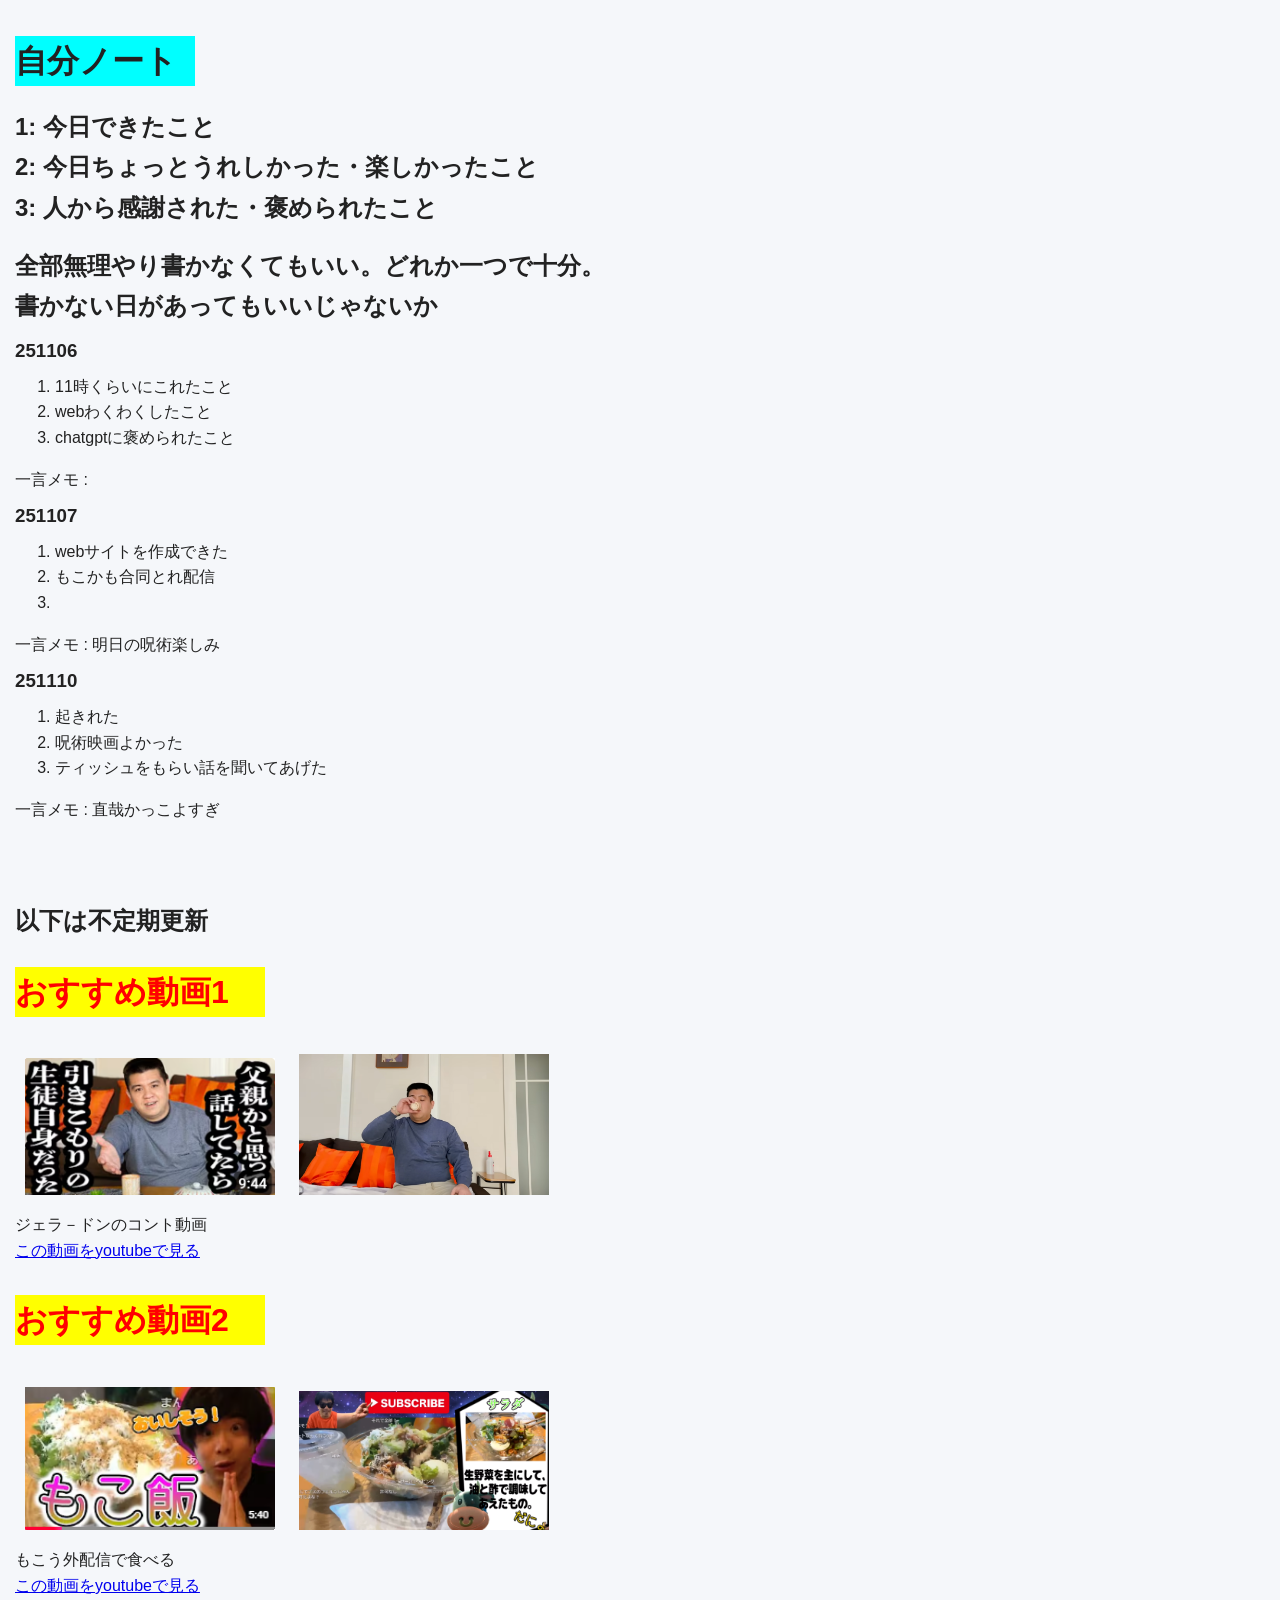
<file: index.html>
<!DOCTYPE html>
<html>
 <head>
  <meta charset="utf-8">
  <title>自分ノート</title>
  <link rel="stylesheet" href="jibunnote.css">
 </head>

 <body>
  <div class="jibunnote">
   <h1>自分ノート</h1>
   <!-- <h2>1:今日できたこと 2:今日ちょっとうれしかったこと、楽しかったこと 3:人から感謝された、褒められたこと</h2> -->
   <h2 class="subtitle">
    <span>1: 今日できたこと</span>
    <span>2: 今日ちょっとうれしかった・楽しかったこと</span>
    <span>3: 人から感謝された・褒められたこと</span>
   </h2>

   <h2 class="hagemashi">全部無理やり書かなくてもいい。どれか一つで十分。<span>書かない日があってもいいじゃないか</span></h2>
  

   
   <h3 class="day">251106</h3>
   <ol>

    <li>11時くらいにこれたこと</li>
    <li>webわくわくしたこと</li>
    <li>chatgptに褒められたこと</li>
    

   </ol>

    <p class="hitokoto">
    一言メモ : 
    </p>

   <h3 class="day">251107</h3>
   <ol>

    <li>webサイトを作成できた</li>
    <li>もこかも合同とれ配信</li>
    <li></li>

   </ol>
   <p class="hitokoto">
    一言メモ : 明日の呪術楽しみ
    </p>

    <h3 class="day">251110</h3>
   <ol>

    <li>起きれた</li>
    <li>呪術映画よかった</li>
    <li>ティッシュをもらい話を聞いてあげた</li>

   </ol>
   <p class="hitokoto">
    一言メモ : 直哉かっこよすぎ
    </p>
  </div>

  <h2 class="movie-update">以下は不定期更新</h2>

  <div class="movie">
   <h2 class="movie-title">おすすめ動画1</h2>

   <img src="images\jeradon_kanroku_sammaile.png" alt="ジェラートン貫禄のサムネイル" >
   <img src="images\jeradon_kanroku_content.png" alt="ジェラードン貫禄の内容" >
   <figcaption>ジェラ－ドンのコント動画</figcaption>

   <a href="https://www.youtube.com/watch?v=OtJvFyqqeo0&t=185s">この動画をyoutubeで見る</a>


   <h3 class="movie-title">おすすめ動画2</h3>

   <img src="images/mokomeshi_sam.png" alt="もこう食べる配信のサムネイル">
   <img src="images/mokomeshi_conte.png" alt="もこう食べる配信の内容">
   <figcaption>もこう外配信で食べる</figcaption>

   <a href="https://www.youtube.com/watch?v=NVUY_VRM7PI&t=57s">この動画をyoutubeで見る</a>

  </div>

 </body>
</html>
</file>
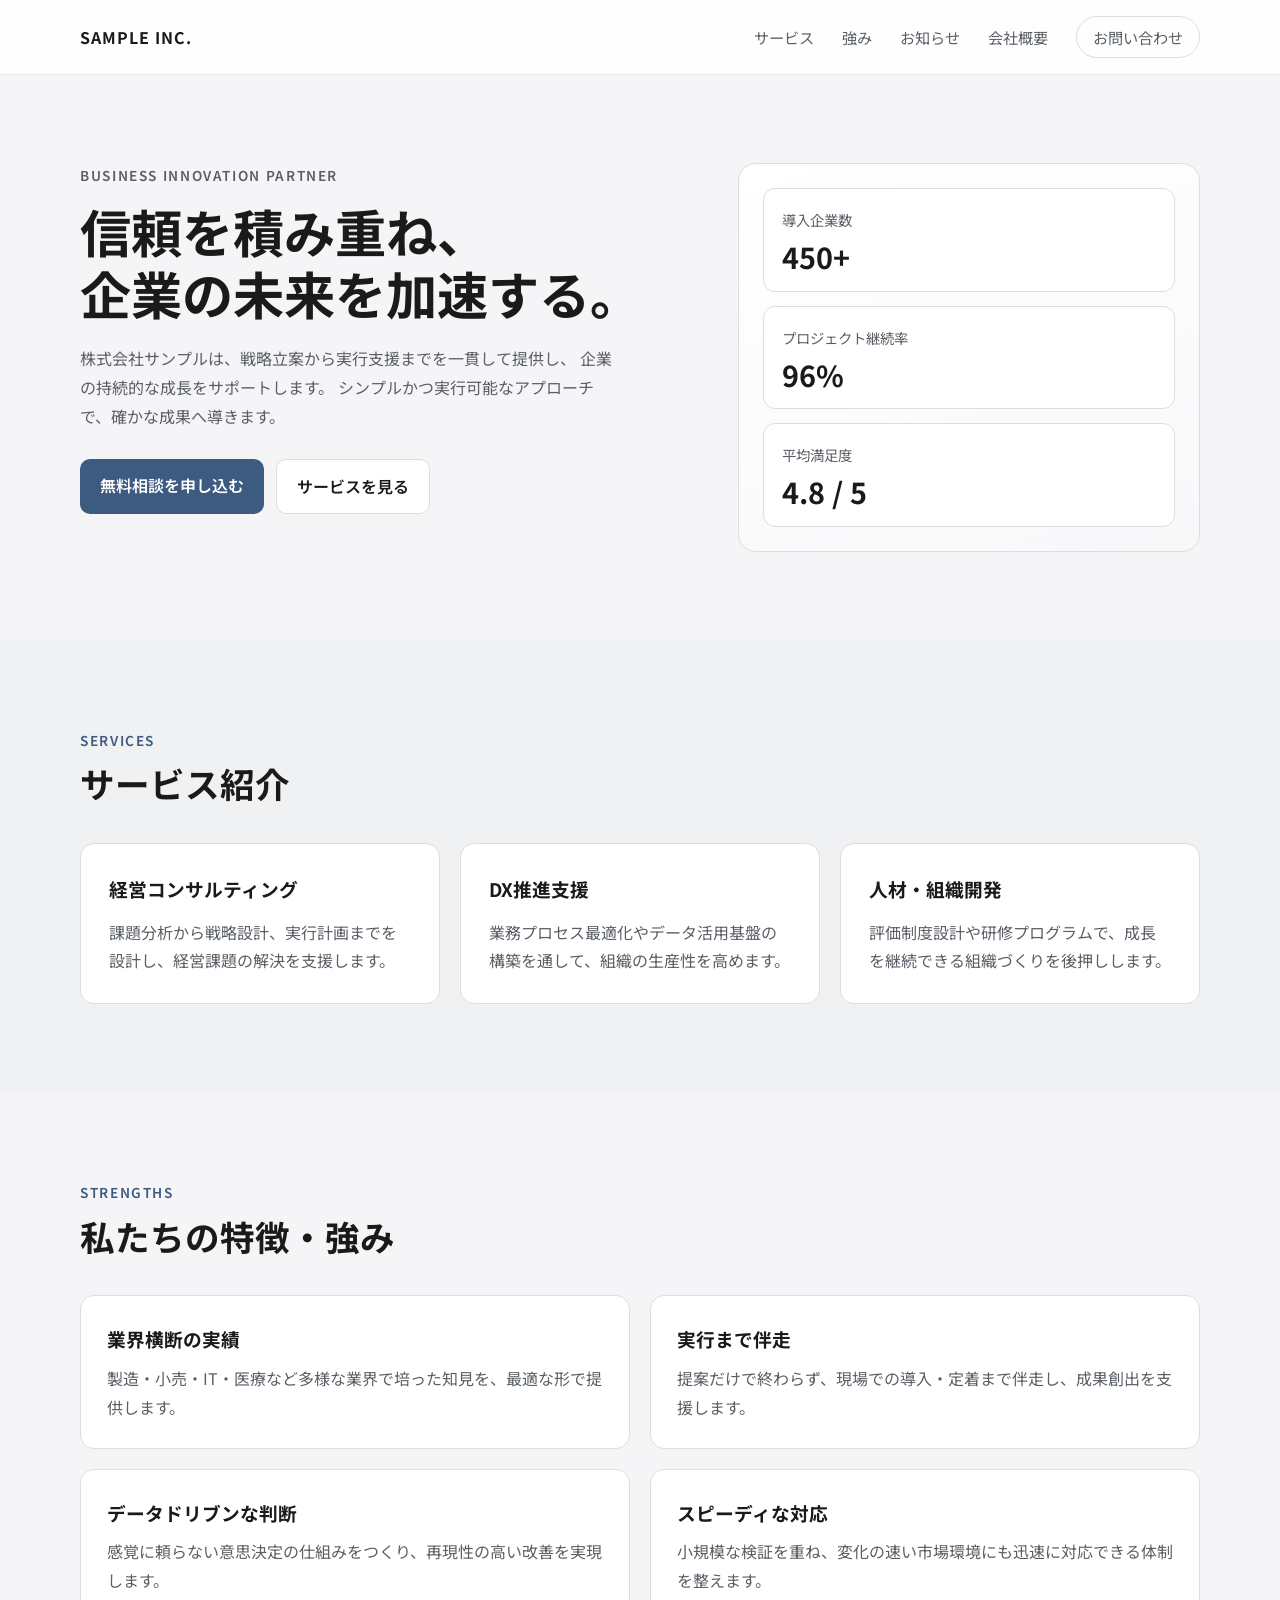
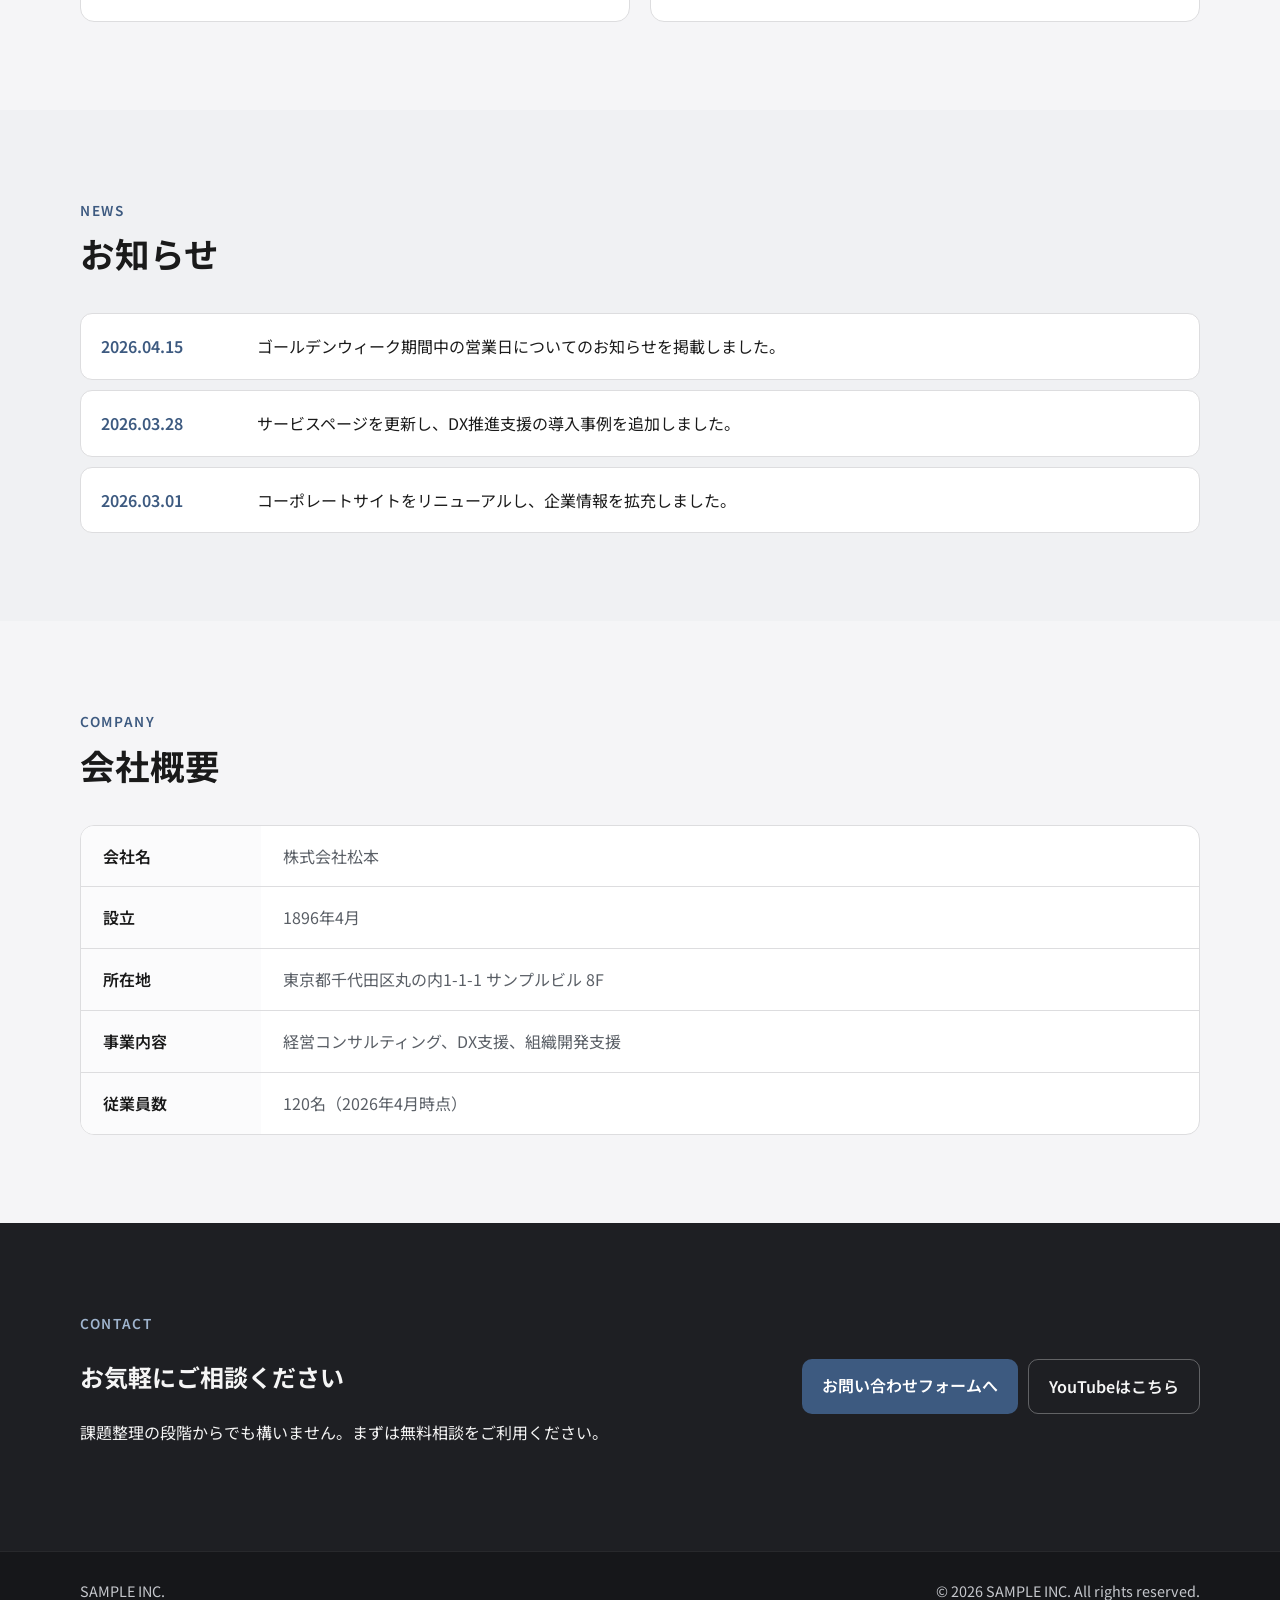
<file: v2/index.html>
<!doctype html>
<html lang="ja">
<head>
  <meta charset="UTF-8">
  <meta name="viewport" content="width=device-width, initial-scale=1.0">
  <title>株式会社サンプル | 未来をつくる企業サイト</title>
  <meta name="description" content="株式会社サンプルの公式サイトです。サービス紹介、会社の強み、お知らせ、会社概要、お問い合わせをご案内します。">
  <link rel="preconnect" href="https://fonts.googleapis.com">
  <link rel="preconnect" href="https://fonts.gstatic.com" crossorigin>
  <link href="https://fonts.googleapis.com/css2?family=Noto+Sans+JP:wght@400;500;700&display=swap" rel="stylesheet">
  <link rel="stylesheet" href="style.css">
</head>
<body>
  <a class="skip-link" href="#main-content">コンテンツへスキップ</a>
  <header class="site-header">
    <div class="container header-inner">
      <a class="logo" href="#top" aria-label="株式会社サンプル ホーム">SAMPLE INC.</a>
      <nav class="global-nav" aria-label="グローバルナビゲーション">
        <ul>
          <li><a href="#services">サービス</a></li>
          <li><a href="#strengths">強み</a></li>
          <li><a href="#news">お知らせ</a></li>
          <li><a href="#company">会社概要</a></li>
          <li><a class="nav-cta" href="#contact">お問い合わせ</a></li>
        </ul>
      </nav>
    </div>
  </header>

  <main id="top">
    <div id="main-content"></div>
    <section class="hero section-space" aria-labelledby="hero-title">
      <div class="container hero-grid">
        <div class="hero-copy">
          <p class="eyebrow">Business Innovation Partner</p>
          <h1 id="hero-title">信頼を積み重ね、<br>企業の未来を加速する。</h1>
          <p>
            株式会社サンプルは、戦略立案から実行支援までを一貫して提供し、
            企業の持続的な成長をサポートします。
            シンプルかつ実行可能なアプローチで、確かな成果へ導きます。
          </p>
          <div class="hero-actions">
            <a class="btn btn-primary" href="#contact">無料相談を申し込む</a>
            <a class="btn btn-secondary" href="#services">サービスを見る</a>
          </div>
        </div>
        <div class="hero-panel" aria-hidden="true">
          <div class="metric-card">
            <p class="metric-label">導入企業数</p>
            <p class="metric-value">450+</p>
          </div>
          <div class="metric-card">
            <p class="metric-label">プロジェクト継続率</p>
            <p class="metric-value">96%</p>
          </div>
          <div class="metric-card">
            <p class="metric-label">平均満足度</p>
            <p class="metric-value">4.8 / 5</p>
          </div>
        </div>
      </div>
    </section>

    <section id="services" class="section-space section-alt" aria-labelledby="services-title">
      <div class="container">
        <div class="section-heading">
          <p class="eyebrow">Services</p>
          <h2 id="services-title">サービス紹介</h2>
        </div>
        <div class="card-grid">
          <article class="card">
            <h3>経営コンサルティング</h3>
            <p>課題分析から戦略設計、実行計画までを設計し、経営課題の解決を支援します。</p>
          </article>
          <article class="card">
            <h3>DX推進支援</h3>
            <p>業務プロセス最適化やデータ活用基盤の構築を通して、組織の生産性を高めます。</p>
          </article>
          <article class="card">
            <h3>人材・組織開発</h3>
            <p>評価制度設計や研修プログラムで、成長を継続できる組織づくりを後押しします。</p>
          </article>
        </div>
      </div>
    </section>

    <section id="strengths" class="section-space" aria-labelledby="strengths-title">
      <div class="container">
        <div class="section-heading">
          <p class="eyebrow">Strengths</p>
          <h2 id="strengths-title">私たちの特徴・強み</h2>
        </div>
        <div class="feature-grid">
          <article class="feature-item">
            <h3>業界横断の実績</h3>
            <p>製造・小売・IT・医療など多様な業界で培った知見を、最適な形で提供します。</p>
          </article>
          <article class="feature-item">
            <h3>実行まで伴走</h3>
            <p>提案だけで終わらず、現場での導入・定着まで伴走し、成果創出を支援します。</p>
          </article>
          <article class="feature-item">
            <h3>データドリブンな判断</h3>
            <p>感覚に頼らない意思決定の仕組みをつくり、再現性の高い改善を実現します。</p>
          </article>
          <article class="feature-item">
            <h3>スピーディな対応</h3>
            <p>小規模な検証を重ね、変化の速い市場環境にも迅速に対応できる体制を整えます。</p>
          </article>
        </div>
      </div>
    </section>

    <section id="news" class="section-space section-alt" aria-labelledby="news-title">
      <div class="container">
        <div class="section-heading">
          <p class="eyebrow">News</p>
          <h2 id="news-title">お知らせ</h2>
        </div>
        <div class="news-list" role="list">
          <article class="news-item" role="listitem">
            <time datetime="2026-04-15">2026.04.15</time>
            <p>ゴールデンウィーク期間中の営業日についてのお知らせを掲載しました。</p>
          </article>
          <article class="news-item" role="listitem">
            <time datetime="2026-03-28">2026.03.28</time>
            <p>サービスページを更新し、DX推進支援の導入事例を追加しました。</p>
          </article>
          <article class="news-item" role="listitem">
            <time datetime="2026-03-01">2026.03.01</time>
            <p>コーポレートサイトをリニューアルし、企業情報を拡充しました。</p>
          </article>
        </div>
      </div>
    </section>

    <section id="company" class="section-space" aria-labelledby="company-title">
      <div class="container">
        <div class="section-heading">
          <p class="eyebrow">Company</p>
          <h2 id="company-title">会社概要</h2>
        </div>
        <dl class="company-table">
          <div>
            <dt>会社名</dt>
            <dd>株式会社松本</dd>
          </div>
          <div>
            <dt>設立</dt>
            <dd>1896年4月</dd>
          </div>
          <div>
            <dt>所在地</dt>
            <dd>東京都千代田区丸の内1-1-1 サンプルビル 8F</dd>
          </div>
          <div>
            <dt>事業内容</dt>
            <dd>経営コンサルティング、DX支援、組織開発支援</dd>
          </div>
          <div>
            <dt>従業員数</dt>
            <dd>120名（2026年4月時点）</dd>
          </div>
        </dl>
      </div>
    </section>

    <section id="contact" class="section-space contact-section" aria-labelledby="contact-title">
      <div class="container contact-inner">
        <div>
          <p class="eyebrow">Contact</p>
          <h2 id="contact-title">お気軽にご相談ください</h2>
          <p>課題整理の段階からでも構いません。まずは無料相談をご利用ください。</p>
        </div>
        <div class="contact-actions">
          <a class="btn btn-primary" href="mailto:info@example.com" aria-label="メールでのお問い合わせ">お問い合わせフォームへ</a>
          <a class="btn btn-secondary contact-youtube" href="https://www.youtube.com/" target="_blank" rel="noopener noreferrer" aria-label="YouTubeチャンネルを開く">YouTubeはこちら</a>
        </div>
      </div>
    </section>
  </main>

  <footer class="site-footer">
    <div class="container footer-inner">
      <p class="footer-logo">SAMPLE INC.</p>
      <p class="copyright">© 2026 SAMPLE INC. All rights reserved.</p>
    </div>
  </footer>

  <script>
    (() => {
      const body = document.body;
      if (!body) return;

      let lastX = null;
      let lastY = null;
      const step = 10;

      const createTrail = (x, y, angle) => {
        const trail = document.createElement('span');
        trail.className = 'cursor-trail';
        trail.style.left = `${x}px`;
        trail.style.top = `${y}px`;
        trail.style.transform = `translate(-50%, -50%) rotate(${angle}deg)`;
        body.appendChild(trail);
        trail.addEventListener('animationend', () => trail.remove(), { once: true });
      };

      window.addEventListener('pointermove', (event) => {
        const { clientX: x, clientY: y } = event;

        if (lastX === null || lastY === null) {
          lastX = x;
          lastY = y;
          return;
        }

        const dx = x - lastX;
        const dy = y - lastY;
        const distance = Math.hypot(dx, dy);
        if (distance < step) return;

        const angle = Math.atan2(dy, dx) * (180 / Math.PI);
        const count = Math.floor(distance / step);

        for (let i = 1; i <= count; i++) {
          const ratio = (i * step) / distance;
          createTrail(lastX + dx * ratio, lastY + dy * ratio, angle);
        }

        lastX = x;
        lastY = y;
      }, { passive: true });
    })();
  </script>
</body>
</html>
</file>
<file: jibunnote.css>
/*全体の背景と文字設定*/
/*gptアドバイス*/
body{
 background-color: #f5f7fa; /* 柔らかいグレー */
 color: #222;
 font-family: "Segoe UI",Arial, sans-serif;
 line-height: 1.6;
 margin: 5px;
 padding: 10px;

}

h1{
 background-color: aqua;
 height: 50px;
 width: 180px;
}

.subtitle span{
  display: block;      /* ← これで縦に積む */
  margin: 2px 0;
}

.hagemashi span{
  display: block;      /* ← これで縦に積む */
  margin: 2px 0;
}

.day{
 line-height:0.5;
}

.jibunnote{
 margin-bottom: 80px; /* 下に余白を追加 */
}







.movie-title{
 font-size: 2em; /* h1と同じ大きさにする */
 color: red;
 background-color: yellow;
 height:50px;
 width: 250px;
}

img{
 height: auto;
 width: 250px;
 margin: 10px;  /* 画像のまわりに少し余白 */
}
</file>
<file: v2/style.css>
:root {
  --bg: #f5f5f7;
  --surface: #ffffff;
  --surface-alt: #f0f1f3;
  --text: #1a1a1a;
  --muted: #5a5f66;
  --line: #dddddf;
  --accent: #3d5a80;
  --cursor-plane: url("data:image/svg+xml;utf8,<svg xmlns='http://www.w3.org/2000/svg' width='32' height='32' viewBox='0 0 32 32'><text x='1' y='24' font-size='21'>✈️</text></svg>");
}

* {
  box-sizing: border-box;
}

body {
  margin: 0;
  font-family: "Noto Sans JP", "Hiragino Kaku Gothic ProN", sans-serif;
  color: var(--text);
  background: var(--bg);
  line-height: 1.8;
  cursor: var(--cursor-plane) 4 22, auto;
}

section[id] {
  scroll-margin-top: 90px;
}

section[id] {
  scroll-margin-top: 90px;
}

a {
  color: inherit;
  text-decoration: none;
  cursor: pointer;
}

.skip-link {
  position: absolute;
  left: 12px;
  top: -48px;
  background: #111;
  color: #fff;
  padding: 8px 12px;
  border-radius: 8px;
  z-index: 100;
}

.skip-link:focus-visible {
  top: 12px;
}

.skip-link {
  position: absolute;
  left: 12px;
  top: -48px;
  background: #111;
  color: #fff;
  padding: 8px 12px;
  border-radius: 8px;
  z-index: 100;
}

.skip-link:focus-visible {
  top: 12px;
}

.container {
  width: min(1120px, 92%);
  margin: 0 auto;
}

.section-space {
  padding: 88px 0;
}

.section-alt {
  background: var(--surface-alt);
}

.eyebrow {
  margin: 0;
  font-size: 0.85rem;
  color: var(--accent);
  letter-spacing: 0.12em;
  text-transform: uppercase;
  font-weight: 600;
}

.section-heading {
  margin-bottom: 36px;
}

.section-heading h2 {
  margin: 8px 0 0;
  font-size: clamp(1.8rem, 2.7vw, 2.2rem);
  line-height: 1.35;
}

.site-header {
  position: sticky;
  top: 0;
  z-index: 10;
  background: rgba(255, 255, 255, 0.9);
  border-bottom: 1px solid rgba(26, 26, 26, 0.08);
  backdrop-filter: blur(8px);
}

.header-inner {
  min-height: 74px;
  display: flex;
  align-items: center;
  justify-content: space-between;
  gap: 24px;
}

.logo {
  font-weight: 700;
  letter-spacing: 0.06em;
}

.global-nav ul {
  margin: 0;
  padding: 0;
  list-style: none;
  display: flex;
  align-items: center;
  gap: 28px;
}

.global-nav a {
  color: var(--muted);
  font-size: 0.95rem;
}

.global-nav a:hover {
  color: var(--text);
}

.nav-cta {
  padding: 9px 16px;
  border-radius: 999px;
  border: 1px solid var(--line);
  color: var(--text);
}

.hero-grid {
  display: grid;
  grid-template-columns: 1.35fr 1fr;
  gap: 34px;
  align-items: stretch;
}

.hero-copy h1 {
  margin: 14px 0 20px;
  font-size: clamp(2.1rem, 4vw, 3.4rem);
  line-height: 1.2;
}

.hero-copy p {
  margin: 0;
  max-width: 60ch;
  color: var(--muted);
}

.hero-actions {
  margin-top: 28px;
  display: flex;
  gap: 12px;
  flex-wrap: wrap;
}

.btn {
  display: inline-block;
  padding: 12px 20px;
  border-radius: 10px;
  font-weight: 600;
}

.btn-primary {
  background: var(--accent);
  color: #fff;
}

.btn-primary:hover {
  opacity: 0.9;
}

.btn-secondary {
  border: 1px solid var(--line);
  background: var(--surface);
}

.btn-secondary:hover {
  background: #f6f6f8;
}

a:focus-visible,
.btn:focus-visible {
  outline: 3px solid #8ab4f8;
  outline-offset: 3px;
}

.hero-panel {
  border: 1px solid var(--line);
  border-radius: 18px;
  padding: 24px;
  background: linear-gradient(160deg, #ffffff, #f8f8fa);
  display: grid;
  gap: 14px;
}

.metric-card {
  background: var(--surface);
  border: 1px solid var(--line);
  border-radius: 12px;
  padding: 18px;
}

.metric-label {
  margin: 0;
  font-size: 0.9rem;
  color: var(--muted);
}

.metric-value {
  margin: 8px 0 0;
  font-size: 1.8rem;
  line-height: 1.1;
  font-weight: 700;
}

.card-grid {
  display: grid;
  grid-template-columns: repeat(3, 1fr);
  gap: 20px;
}

.card {
  background: var(--surface);
  border: 1px solid var(--line);
  border-radius: 14px;
  padding: 28px;
}

.card h3 {
  margin-top: 0;
  margin-bottom: 12px;
}

.card p {
  margin: 0;
  color: var(--muted);
}

.feature-grid {
  display: grid;
  grid-template-columns: repeat(2, 1fr);
  gap: 20px;
}

.feature-item {
  background: var(--surface);
  border: 1px solid var(--line);
  border-radius: 14px;
  padding: 26px;
}

.feature-item h3 {
  margin: 0 0 8px;
}

.feature-item p {
  margin: 0;
  color: var(--muted);
}

.news-list {
  display: grid;
  gap: 10px;
}

.news-item {
  background: var(--surface);
  border: 1px solid var(--line);
  border-radius: 12px;
  padding: 18px 20px;
  display: grid;
  grid-template-columns: 140px 1fr;
  gap: 16px;
  align-items: center;
}

.news-item time {
  font-weight: 600;
  color: var(--accent);
}

.news-item p {
  margin: 0;
}

.company-table {
  margin: 0;
  background: var(--surface);
  border: 1px solid var(--line);
  border-radius: 14px;
  overflow: hidden;
}

.company-table div {
  display: grid;
  grid-template-columns: 180px 1fr;
  border-bottom: 1px solid var(--line);
}

.company-table div:last-child {
  border-bottom: 0;
}

.company-table dt,
.company-table dd {
  margin: 0;
  padding: 16px 22px;
}

.company-table dt {
  background: #fbfbfc;
  font-weight: 600;
}

.company-table dd {
  color: var(--muted);
}

.contact-section {
  background: #1e1f23;
  color: #f5f5f5;
}

.contact-section .eyebrow {
  color: #9fb4ce;
}

.contact-inner {
  display: flex;
  justify-content: space-between;
  align-items: center;
  gap: 20px;
}

.contact-actions {
  display: flex;
  gap: 10px;
  flex-wrap: wrap;
}

.contact-youtube {
  background: transparent;
  border-color: rgba(255, 255, 255, 0.3);
  color: #f5f5f5;
}

.site-footer {
  border-top: 1px solid rgba(255, 255, 255, 0.08);
  background: #16171a;
  color: #c5c7cc;
  padding: 26px 0;
}

.footer-inner {
  display: flex;
  justify-content: space-between;
  align-items: center;
  gap: 16px;
}

.footer-logo,
.copyright {
  margin: 0;
  font-size: 0.9rem;
}

@media (max-width: 980px) {
  .header-inner,
  .contact-inner,
  .footer-inner {
    flex-direction: column;
    align-items: flex-start;
  }

  .contact-actions {
    width: 100%;
  }

  .global-nav ul {
    flex-wrap: wrap;
    gap: 14px;
  }

  .hero-grid,
  .card-grid,
  .feature-grid {
    grid-template-columns: 1fr;
  }

  .news-item,
  .company-table div {
    grid-template-columns: 1fr;
    gap: 6px;
  }

  .section-space {
    padding: 64px 0;
  }
}

@media (prefers-reduced-motion: reduce) {
  * {
    transition: none !important;
    animation: none !important;
  }
}


.cursor-trail {
  position: fixed;
  width: 14px;
  height: 4px;
  border-radius: 999px;
  pointer-events: none;
  z-index: 9999;
  background: linear-gradient(90deg, rgba(61, 90, 128, 0.72), rgba(61, 90, 128, 0));
  transform-origin: left center;
  animation: vapor-fade 0.75s ease-out forwards;
}

@keyframes vapor-fade {
  0% {
    opacity: 0.8;
    filter: blur(0.2px);
  }

  70% {
    opacity: 0.3;
  }

  100% {
    opacity: 0;
    transform: scaleX(2.3);
    filter: blur(1px);
  }
}
</file>
